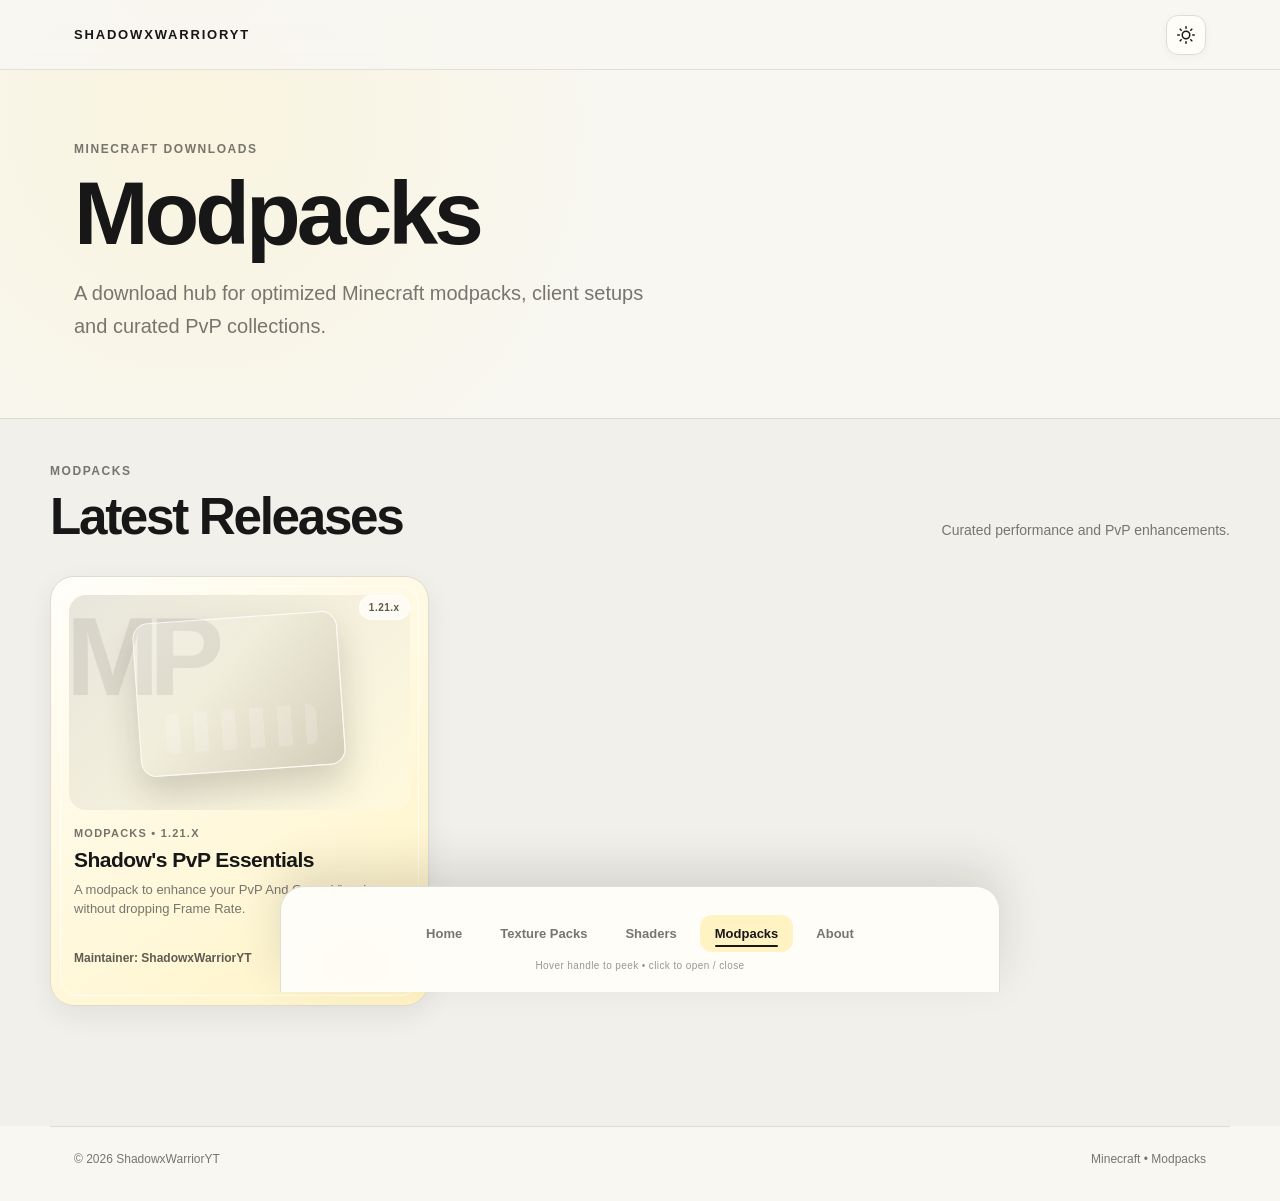
<file: modpacks.html>
<!DOCTYPE html>
<html lang="en">
<head>
  <meta charset="UTF-8">
  <meta name="viewport" content="width=device-width, initial-scale=1.0">
  <meta name="description" content="ShadowxWarriorYT — Minecraft Modpacks downloads.">
  <title>Modpacks — ShadowxWarriorYT</title>

  <!-- Prevent theme flash before first paint -->
  <script>
    (function () {
      try {
        var saved = localStorage.getItem("sxw-theme");
        if (saved === "dark" || (!saved && window.matchMedia && window.matchMedia("(prefers-color-scheme: dark)").matches)) {
          document.documentElement.setAttribute("data-theme", "dark");
        } else {
          document.documentElement.setAttribute("data-theme", "light");
        }
      } catch (e) {}
    })();
  </script>

  <link rel="stylesheet" href="style.css">
</head>

<body data-page="modpacks">
  <!-- SITE HEADER -->
  <header class="site-header">
    <div class="header-container">
      <button class="theme-toggle" id="theme-toggle" type="button" aria-label="Toggle dark mode">
        <svg class="sun-icon" viewBox="0 0 24 24" aria-hidden="true">
          <circle cx="12" cy="12" r="5"></circle>
          <line x1="12" y1="1" x2="12" y2="3"></line>
          <line x1="12" y1="21" x2="12" y2="23"></line>
          <line x1="4.22" y1="4.22" x2="5.64" y2="5.64"></line>
          <line x1="18.36" y1="18.36" x2="19.78" y2="19.78"></line>
          <line x1="1" y1="12" x2="3" y2="12"></line>
          <line x1="21" y1="12" x2="23" y2="12"></line>
          <line x1="4.22" y1="19.78" x2="5.64" y2="18.36"></line>
          <line x1="18.36" y1="5.64" x2="19.78" y2="4.22"></line>
        </svg>
        <svg class="moon-icon" viewBox="0 0 24 24" aria-hidden="true">
          <path d="M21 12.79A9 9 0 1 1 11.21 3 7 7 0 0 0 21 12.79z"></path>
        </svg>
      </button>
      <a href="index.html" class="brand-logo">SHADOWXWARRIORYT</a>
    </div>
  </header>

  <main>
    <!-- RESOURCE HERO -->
    <section class="resource-hero">
      <div class="resource-hero-inner reveal">
        <span class="meta-label">Minecraft Downloads</span>
        <h1 class="section-title">Modpacks</h1>
        <p class="hero-description">
          A download hub for optimized Minecraft modpacks, client setups and curated PvP collections.
        </p>
      </div>
    </section>

    <!-- RESOURCE GRID -->
    <section class="resource-section">
      <div class="section-container">
        <div class="section-header reveal">
          <div>
            <span class="meta-label">Modpacks</span>
            <h2 class="section-title">Latest Releases</h2>
          </div>
          <p class="section-note">Curated performance and PvP enhancements.</p>
        </div>

        <div class="resource-grid">
          <!-- CARD: Shadow's PvP Essentials -->
          <article class="resource-card reveal">
            <span class="resource-tag">1.21.x</span>
            <div class="resource-preview">
              <div class="resource-watermark">MP</div>
              <div class="resource-art art-modpack" style="background: url('https://i.postimg.cc/J0Fg05Zy/Chat-GPT-Image-Aug-31-2026-12-50-01-AM.png') center/cover no-repeat;"></div>
            </div>
            <div class="resource-info">
              <span class="resource-meta">MODPACKS • 1.21.x</span>
              <h2 class="resource-title">Shadow's PvP Essentials</h2>
              <p class="resource-description">A modpack to enhance your PvP And Game Visuals, without dropping Frame Rate.</p>
              <div class="resource-bottom">
                <span class="resource-maintainer">Maintainer: ShadowxWarriorYT</span>
                <a class="download-btn" href="https://www.mediafire.com/file/ijvtroa260tgp3l/Shadow's+PvP+Essentials+V3.zip/file" target="_blank" rel="noopener" onclick="event.stopPropagation()">Download</a>
              </div>
            </div>
          </article>
        </div>
      </div>
    </section>
  </main>

  <!-- FOOTER -->
  <footer class="site-footer">
    <span>© <span id="year"></span> ShadowxWarriorYT</span>
    <span>Minecraft • Modpacks</span>
  </footer>

  <!-- DESKTOP INVISIBLE REVEALER HOT ZONES -->
  <div class="nav-revealer-zone" id="navHotZone" aria-label="Reveal navigation handle"></div>
  <div class="nav-dock-zone" id="navDockZone" aria-hidden="true"></div>

  <!-- DOCK NAVIGATION -->
  <div class="nav-dock" aria-label="Site navigation">
    <button class="nav-handle" type="button" aria-label="Open navigation" aria-expanded="false">
      <span></span>
      <span></span>
    </button>
    <div class="nav-dock-panel">
      <nav class="drawer-nav">
        <a class="drawer-link" data-page="home" href="index.html">Home</a>
        <a class="drawer-link" data-page="texture-packs" href="texture-packs.html">Texture Packs</a>
        <a class="drawer-link" data-page="shaders" href="shaders.html">Shaders</a>
        <a class="drawer-link" data-page="modpacks" href="modpacks.html">Modpacks</a>
        <a class="drawer-link" data-page="about" href="index.html#about">About</a>
      </nav>
      <div class="nav-hint">Hover handle to peek • click to open / close</div>
    </div>
  </div>

  <script src="script.js"></script>
</body>
</html>
</file>
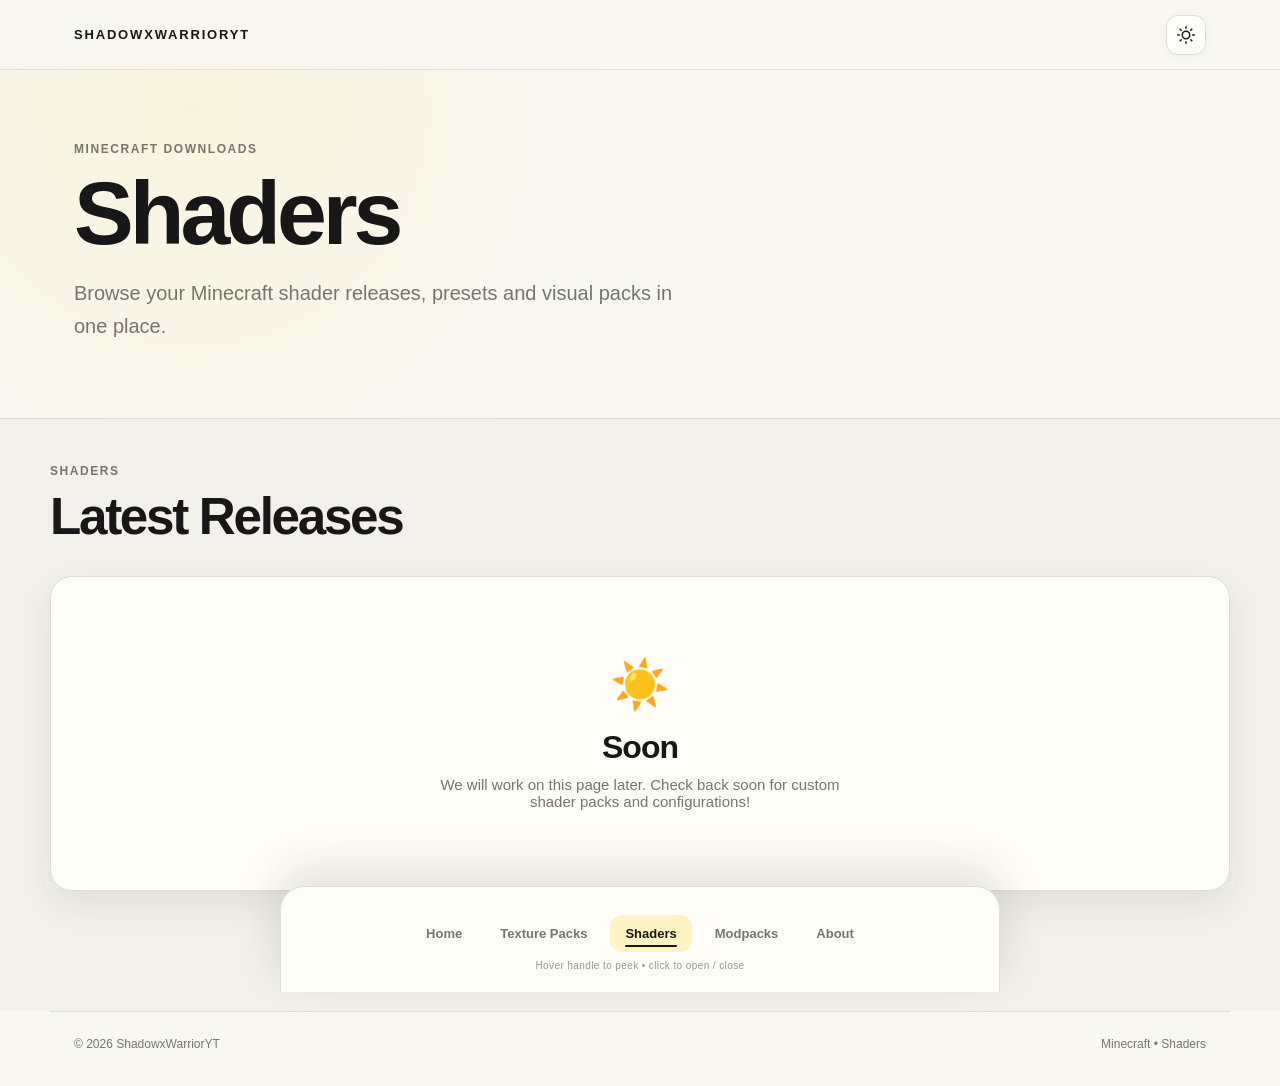
<file: shaders.html>
<!DOCTYPE html>
<html lang="en">
<head>
  <meta charset="UTF-8">
  <meta name="viewport" content="width=device-width, initial-scale=1.0">
  <meta name="description" content="ShadowxWarriorYT — Minecraft Shaders downloads.">
  <title>Shaders — ShadowxWarriorYT</title>

  <!-- Prevent theme flash before first paint -->
  <script>
    (function () {
      try {
        var saved = localStorage.getItem("sxw-theme");
        if (saved === "dark" || (!saved && window.matchMedia && window.matchMedia("(prefers-color-scheme: dark)").matches)) {
          document.documentElement.setAttribute("data-theme", "dark");
        } else {
          document.documentElement.setAttribute("data-theme", "light");
        }
      } catch (e) {}
    })();
  </script>

  <link rel="stylesheet" href="style.css">
</head>

<body data-page="shaders">
  <!-- SITE HEADER -->
  <header class="site-header">
    <div class="header-container">
      <button class="theme-toggle" id="theme-toggle" type="button" aria-label="Toggle dark mode">
        <svg class="sun-icon" viewBox="0 0 24 24" aria-hidden="true">
          <circle cx="12" cy="12" r="5"></circle>
          <line x1="12" y1="1" x2="12" y2="3"></line>
          <line x1="12" y1="21" x2="12" y2="23"></line>
          <line x1="4.22" y1="4.22" x2="5.64" y2="5.64"></line>
          <line x1="18.36" y1="18.36" x2="19.78" y2="19.78"></line>
          <line x1="1" y1="12" x2="3" y2="12"></line>
          <line x1="21" y1="12" x2="23" y2="12"></line>
          <line x1="4.22" y1="19.78" x2="5.64" y2="18.36"></line>
          <line x1="18.36" y1="5.64" x2="19.78" y2="4.22"></line>
        </svg>
        <svg class="moon-icon" viewBox="0 0 24 24" aria-hidden="true">
          <path d="M21 12.79A9 9 0 1 1 11.21 3 7 7 0 0 0 21 12.79z"></path>
        </svg>
      </button>
      <a href="index.html" class="brand-logo">SHADOWXWARRIORYT</a>
    </div>
  </header>

  <main>
    <!-- RESOURCE HERO -->
    <section class="resource-hero">
      <div class="resource-hero-inner reveal">
        <span class="meta-label">Minecraft Downloads</span>
        <h1 class="section-title">Shaders</h1>
        <p class="hero-description">
          Browse your Minecraft shader releases, presets and visual packs in one place.
        </p>
      </div>
    </section>

    <!-- SOON SECTION -->
    <section class="resource-section">
      <div class="section-container">
        <div class="section-header reveal">
          <div>
            <span class="meta-label">Shaders</span>
            <h2 class="section-title">Latest Releases</h2>
          </div>
        </div>

        <div class="reveal soon-box">
          <span class="soon-icon">☀️</span>
          <h3 class="soon-title">Soon</h3>
          <p class="soon-description">We will work on this page later. Check back soon for custom shader packs and configurations!</p>
        </div>
      </div>
    </section>
  </main>

  <!-- FOOTER -->
  <footer class="site-footer">
    <span>© <span id="year"></span> ShadowxWarriorYT</span>
    <span>Minecraft • Shaders</span>
  </footer>

  <!-- DESKTOP INVISIBLE REVEALER HOT ZONES -->
  <div class="nav-revealer-zone" id="navHotZone" aria-label="Reveal navigation handle"></div>
  <div class="nav-dock-zone" id="navDockZone" aria-hidden="true"></div>

  <!-- DOCK NAVIGATION -->
  <div class="nav-dock" aria-label="Site navigation">
    <button class="nav-handle" type="button" aria-label="Open navigation" aria-expanded="false">
      <span></span>
      <span></span>
    </button>
    <div class="nav-dock-panel">
      <nav class="drawer-nav">
        <a class="drawer-link" data-page="home" href="index.html">Home</a>
        <a class="drawer-link" data-page="texture-packs" href="texture-packs.html">Texture Packs</a>
        <a class="drawer-link" data-page="shaders" href="shaders.html">Shaders</a>
        <a class="drawer-link" data-page="modpacks" href="modpacks.html">Modpacks</a>
        <a class="drawer-link" data-page="about" href="index.html#about">About</a>
      </nav>
      <div class="nav-hint">Hover handle to peek • click to open / close</div>
    </div>
  </div>

  <script src="script.js"></script>
</body>
</html>
</file>
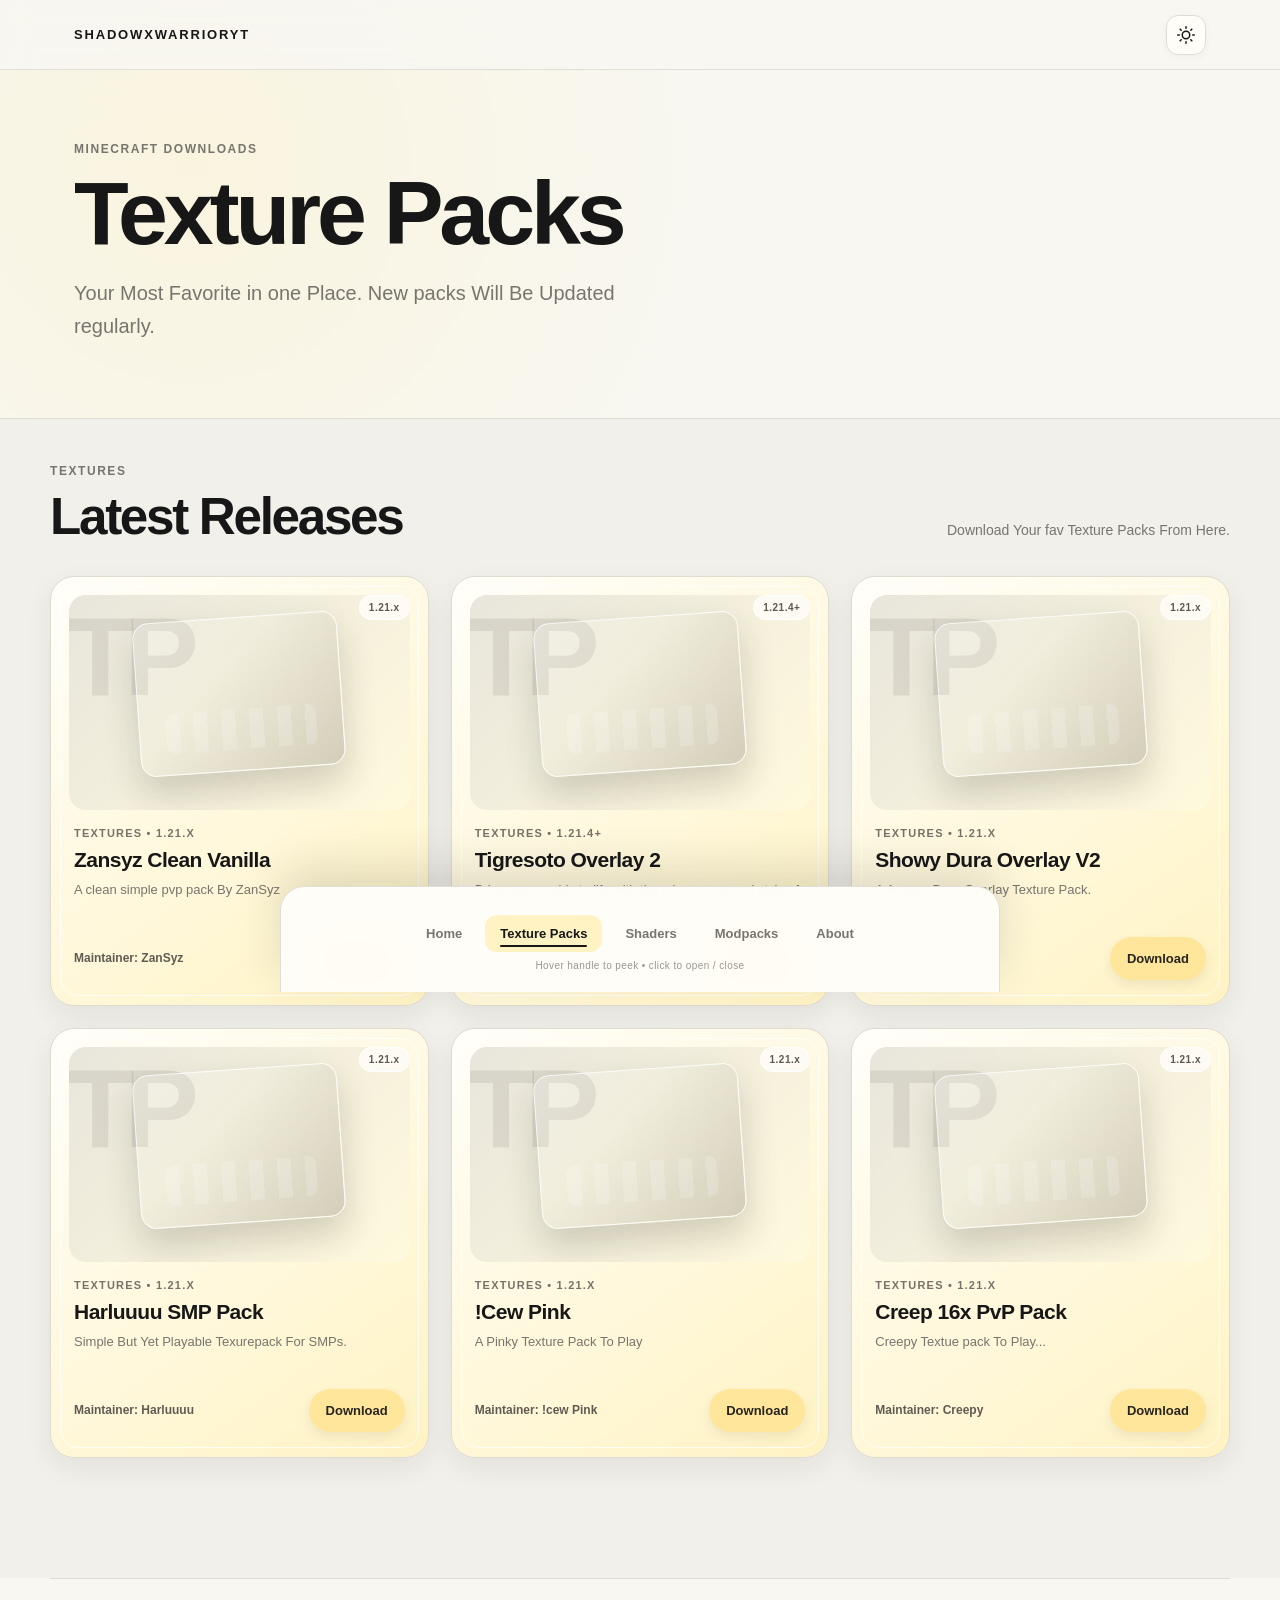
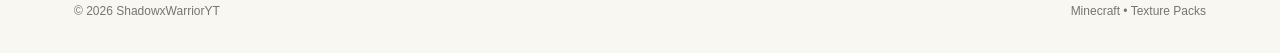
<file: texture-packs.html>
<!DOCTYPE html>
<html lang="en">
<head>
  <meta charset="UTF-8">
  <meta name="viewport" content="width=device-width, initial-scale=1.0">
  <meta name="description" content="ShadowxWarriorYT — Minecraft Texture Packs downloads.">
  <title>Texture Packs — ShadowxWarriorYT</title>

  <!-- Prevent theme flash before first paint -->
  <script>
    (function () {
      try {
        var saved = localStorage.getItem("sxw-theme");
        if (saved === "dark" || (!saved && window.matchMedia && window.matchMedia("(prefers-color-scheme: dark)").matches)) {
          document.documentElement.setAttribute("data-theme", "dark");
        } else {
          document.documentElement.setAttribute("data-theme", "light");
        }
      } catch (e) {}
    })();
  </script>

  <link rel="stylesheet" href="style.css">
</head>

<body data-page="texture-packs">
  <!-- SITE HEADER -->
  <header class="site-header">
    <div class="header-container">
      <button class="theme-toggle" id="theme-toggle" type="button" aria-label="Toggle dark mode">
        <svg class="sun-icon" viewBox="0 0 24 24" aria-hidden="true">
          <circle cx="12" cy="12" r="5"></circle>
          <line x1="12" y1="1" x2="12" y2="3"></line>
          <line x1="12" y1="21" x2="12" y2="23"></line>
          <line x1="4.22" y1="4.22" x2="5.64" y2="5.64"></line>
          <line x1="18.36" y1="18.36" x2="19.78" y2="19.78"></line>
          <line x1="1" y1="12" x2="3" y2="12"></line>
          <line x1="21" y1="12" x2="23" y2="12"></line>
          <line x1="4.22" y1="19.78" x2="5.64" y2="18.36"></line>
          <line x1="18.36" y1="5.64" x2="19.78" y2="4.22"></line>
        </svg>
        <svg class="moon-icon" viewBox="0 0 24 24" aria-hidden="true">
          <path d="M21 12.79A9 9 0 1 1 11.21 3 7 7 0 0 0 21 12.79z"></path>
        </svg>
      </button>
      <a href="index.html" class="brand-logo">SHADOWXWARRIORYT</a>
    </div>
  </header>

  <main>
    <!-- RESOURCE HERO -->
    <section class="resource-hero">
      <div class="resource-hero-inner reveal">
        <span class="meta-label">Minecraft Downloads</span>
        <h1 class="section-title">Texture Packs</h1>
        <p class="hero-description">
          Your Most Favorite in one Place. New packs Will Be Updated regularly.
        </p>
      </div>
    </section>

    <!-- RESOURCE GRID -->
    <section class="resource-section">
      <div class="section-container">
        <div class="section-header reveal">
          <div>
            <span class="meta-label">Textures</span>
            <h2 class="section-title">Latest Releases</h2>
          </div>
          <p class="section-note">Download Your fav Texture Packs From Here.</p>
        </div>

        <div class="resource-grid">
          <!-- CARD 1: Zansyz Clean Vanilla -->
          <article class="resource-card reveal">
            <span class="resource-tag">1.21.x</span>
            <div class="resource-preview">
              <div class="resource-watermark">TP</div>
              <div class="resource-art" style="background: url('https://i.postimg.cc/vZxC6fNF/zansyz-Texture-Pack.webp') center/cover no-repeat;"></div>
            </div>
            <div class="resource-info">
              <span class="resource-meta">TEXTURES • 1.21.x</span>
              <h2 class="resource-title">Zansyz Clean Vanilla</h2>
              <p class="resource-description">A clean simple pvp pack By ZanSyz</p>
              <div class="resource-bottom">
                <span class="resource-maintainer">Maintainer: ZanSyz</span>
                <a class="download-btn" href="https://www.mediafire.com/file/ok3bocl8g4sa8l9/Zansyz_Clean_Vanilla.zip/file" target="_blank" rel="noopener" onclick="event.stopPropagation()">Download</a>
              </div>
            </div>
          </article>

          <!-- CARD 2: Tigresoto Overlay 2 -->
          <article class="resource-card reveal">
            <span class="resource-tag">1.21.4+</span>
            <div class="resource-preview">
              <div class="resource-watermark">TP</div>
              <div class="resource-art" style="background: url('https://i.postimg.cc/26XSSnt6/Tegre-Soto-Overlay-2.webp') center/cover no-repeat;"></div>
            </div>
            <div class="resource-info">
              <span class="resource-meta">TEXTURES • 1.21.4+</span>
              <h2 class="resource-title">Tigresoto Overlay 2</h2>
              <p class="resource-description">Bring your worlds to life with the crisp, revamped style of Tegresoto Overlay 2.</p>
              <div class="resource-bottom">
                <span class="resource-maintainer">Maintainer: Tigresoto</span>
                <a class="download-btn" href="https://www.mediafire.com/file/e3b32s448xtojlx/TigreSoto_Overlay_2_pero_1.21.4_%2B.zip/file" target="_blank" rel="noopener" onclick="event.stopPropagation()">Download</a>
              </div>
            </div>
          </article>

          <!-- CARD 3: Showy Dura Overlay V2 -->
          <article class="resource-card reveal">
            <span class="resource-tag">1.21.x</span>
            <div class="resource-preview">
              <div class="resource-watermark">TP</div>
              <div class="resource-art" style="background: url('https://i.postimg.cc/Wz3SMcSH/Showys-Tp.png') center/cover no-repeat;"></div>
            </div>
            <div class="resource-info">
              <span class="resource-meta">TEXTURES • 1.21.x</span>
              <h2 class="resource-title">Showy Dura Overlay V2</h2>
              <p class="resource-description">A Armour Dura Overlay Texture Pack.</p>
              <div class="resource-bottom">
                <span class="resource-maintainer">Maintainer: Showy</span>
                <a class="download-btn" href="https://www.mediafire.com/file/usz6r9y0vfluxnq/Showy%27s_Dura%2B_Overlay_%5BONLY_FOR_1.21.4_-_1.21.11%2C_EVEN_AFTER_CONVERTED%5D_%281%29.zip/file" target="_blank" rel="noopener" onclick="event.stopPropagation()">Download</a>
              </div>
            </div>
          </article>

          <!-- CARD 4: Harluuuu SMP Pack -->
          <article class="resource-card reveal">
            <span class="resource-tag">1.21.x</span>
            <div class="resource-preview">
              <div class="resource-watermark">TP</div>
              <div class="resource-art" style="background: url('https://i.postimg.cc/sgpPG2yb/Harluuu-SMP-Texture-Pack.webp') center/cover no-repeat;"></div>
            </div>
            <div class="resource-info">
              <span class="resource-meta">TEXTURES • 1.21.x</span>
              <h2 class="resource-title">Harluuuu SMP Pack</h2>
              <p class="resource-description">Simple But Yet Playable Texurepack For SMPs.</p>
              <div class="resource-bottom">
                <span class="resource-maintainer">Maintainer: Harluuuu</span>
                <a class="download-btn" href="https://www.mediafire.com/file/mpoavsgzh1d3522/Harluuuu_SMP_v2.zip/file" target="_blank" rel="noopener" onclick="event.stopPropagation()">Download</a>
              </div>
            </div>
          </article>

          <!-- CARD 5: !Cew Pink -->
          <article class="resource-card reveal">
            <span class="resource-tag">1.21.x</span>
            <div class="resource-preview">
              <div class="resource-watermark">TP</div>
              <div class="resource-art" style="background: url('https://i.postimg.cc/ZK6wtm0N/cew-pink-texture-pack.webp') center/cover no-repeat;"></div>
            </div>
            <div class="resource-info">
              <span class="resource-meta">TEXTURES • 1.21.x</span>
              <h2 class="resource-title">!Cew Pink</h2>
              <p class="resource-description">A Pinky Texture Pack To Play</p>
              <div class="resource-bottom">
                <span class="resource-maintainer">Maintainer: !cew Pink</span>
                <a class="download-btn" href="https://www.mediafire.com/file/1i63ktmjpabvhgj/%21cew_pink.zip/file" target="_blank" rel="noopener" onclick="event.stopPropagation()">Download</a>
              </div>
            </div>
          </article>

          <!-- CARD 6: Creep 16x PvP Pack -->
          <article class="resource-card reveal">
            <span class="resource-tag">1.21.x</span>
            <div class="resource-preview">
              <div class="resource-watermark">TP</div>
              <div class="resource-art" style="background: url('https://i.postimg.cc/d3wLhGRb/creep.webp') center/cover no-repeat;"></div>
            </div>
            <div class="resource-info">
              <span class="resource-meta">TEXTURES • 1.21.x</span>
              <h2 class="resource-title">Creep  16x  PvP Pack</h2>
              <p class="resource-description">Creepy Textue pack To Play...</p>
              <div class="resource-bottom">
                <span class="resource-maintainer">Maintainer: Creepy</span>
                <a class="download-btn" href="https://www.mediafire.com/file/laevq1y5nr8i0l6/Creep.zip/file" target="_blank" rel="noopener" onclick="event.stopPropagation()">Download</a>
              </div>
            </div>
          </article>
        </div>
      </div>
    </section>
  </main>

  <!-- FOOTER -->
  <footer class="site-footer">
    <span>© <span id="year"></span> ShadowxWarriorYT</span>
    <span>Minecraft • Texture Packs</span>
  </footer>

  <!-- DESKTOP INVISIBLE REVEALER HOT ZONES -->
  <div class="nav-revealer-zone" id="navHotZone" aria-label="Reveal navigation handle"></div>
  <div class="nav-dock-zone" id="navDockZone" aria-hidden="true"></div>

  <!-- DOCK NAVIGATION -->
  <div class="nav-dock" aria-label="Site navigation">
    <button class="nav-handle" type="button" aria-label="Open navigation" aria-expanded="false">
      <span></span>
      <span></span>
    </button>
    <div class="nav-dock-panel">
      <nav class="drawer-nav">
        <a class="drawer-link" data-page="home" href="index.html">Home</a>
        <a class="drawer-link" data-page="texture-packs" href="texture-packs.html">Texture Packs</a>
        <a class="drawer-link" data-page="shaders" href="shaders.html">Shaders</a>
        <a class="drawer-link" data-page="modpacks" href="modpacks.html">Modpacks</a>
        <a class="drawer-link" data-page="about" href="index.html#about">About</a>
      </nav>
      <div class="nav-hint">Hover handle to peek • click to open / close</div>
    </div>
  </div>

  <script src="script.js"></script>
</body>
</html>
</file>
<file: style.css>
:root {
  --bg: #f8f7f2;
  --card: #fffdf8;
  --surface: #f0efe9;
  --cream: #fff3c4;
  --cream-strong: #ffe69a;
  --text: #171717;
  --muted: #77756d;
  --line: #dedcd3;
  --shadow: 0 14px 35px rgba(34, 32, 24, 0.08);
  --radius: 22px;
  --ease: cubic-bezier(.16, 1, .3, 1);
}

/* =========================================================
   DARK THEME VARIABLES (PREMIUM, WARM & REFINED)
   ========================================================= */
[data-theme="dark"] {
  --bg: #121210;
  --card: #1c1b18;
  --surface: #24231f;
  --cream: #302c21;
  --cream-strong: #4a422d;
  --text: #f3f1ea;
  --muted: #9e9a8f;
  --line: #2e2c26;
  --shadow: 0 14px 35px rgba(0, 0, 0, 0.45);
}

* { box-sizing: border-box; margin: 0; padding: 0; }

html { scroll-behavior: smooth; }

body {
  min-height: 100vh;
  background:
    radial-gradient(circle at 15% 10%, rgba(255, 236, 166, .25), transparent 30%),
    var(--bg);
  color: var(--text);
  font-family: Inter, ui-sans-serif, -apple-system, BlinkMacSystemFont, "Segoe UI", Arial, sans-serif;
  -webkit-font-smoothing: antialiased;
  overflow-x: hidden;
}

[data-theme="dark"] body {
  background:
    radial-gradient(circle at 15% 10%, rgba(240, 205, 110, .06), transparent 30%),
    var(--bg);
}

a { color: inherit; text-decoration: none; }

/* =========================================================
   VIEW TRANSITION FOR WAVE REVEAL
   ========================================================= */
::view-transition-old(root),
::view-transition-new(root) {
  animation: none;
  mix-blend-mode: normal;
}
::view-transition-old(root) {
  z-index: 1;
}
::view-transition-new(root) {
  z-index: 2;
}

/* Fallback wave ripple element */
.theme-wave-overlay {
  position: fixed;
  top: var(--wave-y);
  left: var(--wave-x);
  width: calc(var(--wave-radius) * 2);
  height: calc(var(--wave-radius) * 2);
  margin-top: calc(-1 * var(--wave-radius));
  margin-left: calc(-1 * var(--wave-radius));
  border-radius: 50%;
  pointer-events: none;
  z-index: 99999;
  transform: scale(0);
  transition: transform 5s var(--ease), opacity .2s ease;
  box-shadow: 0 0 35px rgba(0, 0, 0, .15);
}
.theme-wave-overlay.expanding {
  transform: scale(1);
}
.theme-wave-overlay.fading {
  opacity: 0;
}

/* =========================================================
   SITE HEADER & THEME TOGGLE
   ========================================================= */

.site-header {
  position: sticky;
  top: 0;
  z-index: 20;
  height: 70px;
  background: rgba(248, 247, 242, .82);
  backdrop-filter: blur(14px);
  -webkit-backdrop-filter: blur(14px);
  border-bottom: 1px solid rgba(222, 220, 211, .9);
}

[data-theme="dark"] .site-header {
  background: rgba(18, 18, 16, .84);
  border-bottom: 1px solid rgba(46, 44, 38, .9);
}

.header-container {
  max-width: 1180px;
  height: 100%;
  margin: auto;
  padding: 0 24px;
  display: flex;
  align-items: center;
  justify-content: space-between;
}

.brand-logo {
  font-size: 13px;
  font-weight: 800;
  letter-spacing: .14em;
}

/* Desktop Theme Toggle: kept on the right */
.theme-toggle {
  display: inline-flex;
  align-items: center;
  justify-content: center;
  width: 40px;
  height: 40px;
  padding: 0;
  border-radius: 12px;
  border: 1px solid var(--line);
  background: var(--card);
  color: var(--text);
  cursor: pointer;
  box-shadow: 0 2px 8px rgba(34, 32, 24, .04);
  transition: transform .25s var(--ease), background .25s var(--ease), border-color .25s var(--ease), box-shadow .25s var(--ease), color .25s var(--ease);
  order: 2; /* Desktop: Right side */
}

.brand-logo {
  order: 1; /* Desktop: Left side */
}

.theme-toggle:hover {
  transform: translateY(-1px);
  border-color: #c9c4b5;
  box-shadow: 0 4px 12px rgba(34, 32, 24, .08);
}

[data-theme="dark"] .theme-toggle:hover {
  border-color: #4a463c;
  box-shadow: 0 4px 12px rgba(0, 0, 0, .25);
}

.theme-toggle:focus-visible {
  outline: 2px solid var(--text);
  outline-offset: 2px;
}

.theme-toggle svg {
  width: 18px;
  height: 18px;
  stroke-width: 2;
  stroke: currentColor;
  fill: none;
  stroke-linecap: round;
  stroke-linejoin: round;
  transition: transform .35s var(--ease), opacity .25s var(--ease);
}

.theme-toggle .sun-icon { display: block; }
.theme-toggle .moon-icon { display: none; }

[data-theme="dark"] .theme-toggle .sun-icon { display: none; }
[data-theme="dark"] .theme-toggle .moon-icon { display: block; }

/* =========================================================
   HOMEPAGE HERO SECTION
   ========================================================= */

.hero-section {
  max-width: 1180px;
  margin: auto;
  padding: 88px 24px 105px;
}

.hero-container {
  display: grid;
  grid-template-columns: 1.1fr 0.9fr;
  gap: 40px;
  align-items: center;
}

.meta-label {
  display: block;
  margin-bottom: 13px;
  color: var(--muted);
  font-size: 12px;
  font-weight: 800;
  letter-spacing: .13em;
  text-transform: uppercase;
}

.hero-title {
  max-width: 700px;
  font-size: clamp(3rem, 7vw, 6.4rem);
  line-height: .93;
  letter-spacing: -.065em;
  font-weight: 850;
}

.hero-title span {
  display: block;
  color: #77736a;
}

[data-theme="dark"] .hero-title span {
  color: #9c978b;
}

.hero-description {
  max-width: 600px;
  margin: 28px 0 30px;
  color: var(--muted);
  font-size: clamp(16px, 2vw, 20px);
  line-height: 1.65;
}

.hero-description strong { color: var(--text); }

.hero-actions {
  display: flex;
  flex-wrap: wrap;
  gap: 11px;
}

.btn {
  display: inline-flex;
  align-items: center;
  justify-content: center;
  min-height: 46px;
  padding: 0 20px;
  border-radius: 13px;
  font-size: 14px;
  font-weight: 750;
  transition: transform .35s var(--ease), box-shadow .35s var(--ease), background .35s var(--ease);
}

.btn:hover {
  transform: translateY(-2px);
  box-shadow: 0 9px 22px rgba(30, 28, 20, .10);
}

.btn-primary {
  background: var(--text);
  color: white;
}

[data-theme="dark"] .btn-primary {
  background: #f3f1ea;
  color: #121210;
}

.btn-ghost {
  background: white;
  border: 1px solid var(--line);
}

[data-theme="dark"] .btn-ghost {
  background: #1c1b18;
  border: 1px solid var(--line);
  color: var(--text);
}

.hero-card {
  position: relative;
  width: 100%;
  max-width: 380px;
  min-height: 480px;
  margin: 0 auto;
  overflow: hidden;
  border: 1px solid #dedbd0;
  border-radius: 28px;
  background: linear-gradient(145deg, #fffef9, #f3f0e5);
  box-shadow: var(--shadow);
}

[data-theme="dark"] .hero-card {
  border-color: #2e2c26;
  background: linear-gradient(145deg, #1d1c18, #161513);
}

.hero-card::after {
  content: "";
  position: absolute;
  inset: 12px;
  border: 1px solid rgba(255,255,255,.75);
  border-radius: 20px;
  pointer-events: none;
}

[data-theme="dark"] .hero-card::after {
  border-color: rgba(255, 255, 255, .05);
}

.hero-watermark {
  position: absolute;
  z-index: 0;
  top: 40px;
  left: -12px;
  font-size: clamp(7rem, 16vw, 12rem);
  line-height: 1;
  font-weight: 900;
  letter-spacing: -.09em;
  color: rgba(90, 86, 73, .10);
}

[data-theme="dark"] .hero-watermark {
  color: rgba(243, 241, 234, .04);
}

.hero-img {
  position: absolute;
  z-index: 1;
  inset: 24px 28px 45px;
  width: calc(100% - 56px);
  height: calc(100% - 69px);
  object-fit: cover;
  border-radius: 18px;
  box-shadow: 0 15px 35px rgba(36, 33, 24, .14);
  transition: transform .8s var(--ease);
}

.hero-card:hover .hero-img { transform: translateY(-7px) scale(1.015); }

.hero-card-label {
  position: absolute;
  z-index: 3;
  left: 32px;
  bottom: 24px;
  font-size: 11px;
  font-weight: 800;
  letter-spacing: .15em;
  color: #706d64;
}

[data-theme="dark"] .hero-card-label {
  color: #928e83;
}

/* =========================================================
   VIDEOS SECTION
   ========================================================= */

.videos-section {
  padding: 88px 24px 100px;
  background: #f1f0ea;
  border-top: 1px solid var(--line);
  border-bottom: 1px solid var(--line);
}

[data-theme="dark"] .videos-section {
  background: #171613;
  border-color: var(--line);
}

.section-container {
  max-width: 1180px;
  margin: auto;
}

.section-header {
  display: flex;
  align-items: end;
  justify-content: space-between;
  gap: 30px;
  margin-bottom: 34px;
}

.section-title {
  font-size: clamp(2rem, 4vw, 3.3rem);
  line-height: 1;
  letter-spacing: -.045em;
}

.section-note {
  color: var(--muted);
  font-size: 14px;
  padding-bottom: 4px;
}

.video-grid {
  display: grid;
  grid-template-columns: repeat(3, 1fr);
  gap: 20px;
}

.video-card {
  position: relative;
  overflow: hidden;
  display: block;
  background: var(--card);
  border: 1px solid #ddd9ce;
  border-radius: var(--radius);
  box-shadow: 0 8px 24px rgba(34, 32, 24, .045);
  transition: transform .45s var(--ease), box-shadow .45s var(--ease), border-color .45s var(--ease);
}

[data-theme="dark"] .video-card {
  border-color: #2b2923;
}

.video-card:hover {
  transform: translateY(-7px);
  border-color: #c9c4b5;
  box-shadow: 0 18px 38px rgba(34, 32, 24, .11);
}

[data-theme="dark"] .video-card:hover {
  border-color: #444036;
  box-shadow: 0 18px 38px rgba(0, 0, 0, .35);
}

.card-media {
  position: relative;
  aspect-ratio: 16 / 9;
  overflow: hidden;
  background: #dedbd0;
}

[data-theme="dark"] .card-media {
  background: #252420;
}

.card-img {
  width: 100%;
  height: 100%;
  object-fit: cover;
  display: block;
  transition: transform .7s var(--ease), filter .7s var(--ease);
}

.video-card:hover .card-img {
  transform: scale(1.045);
  filter: saturate(1.05);
}

.play-indicator {
  position: absolute;
  z-index: 3;
  right: 13px;
  bottom: 13px;
  width: 39px;
  height: 39px;
  display: grid;
  place-items: center;
  border-radius: 50%;
  background: rgba(20,20,18,.82);
  color: white;
  font-size: 13px;
  padding-left: 2px;
  box-shadow: 0 5px 15px rgba(0,0,0,.2);
}

.card-body { padding: 20px 20px 21px; }

.card-meta {
  display: block;
  margin-bottom: 9px;
  color: #8a867b;
  font-size: 10px;
  font-weight: 850;
  letter-spacing: .12em;
}

[data-theme="dark"] .card-meta {
  color: #9a9588;
}

.card-title {
  font-size: 20px;
  line-height: 1.2;
  letter-spacing: -.025em;
}

.card-excerpt {
  margin-top: 9px;
  color: var(--muted);
  font-size: 13px;
  line-height: 1.55;
}

.watch-link {
  display: inline-flex;
  gap: 7px;
  margin-top: 17px;
  padding: 8px 11px;
  border-radius: 10px;
  background: var(--cream);
  font-size: 12px;
  font-weight: 800;
  transition: background .3s var(--ease);
}

[data-theme="dark"] .watch-link {
  background: #363124;
  color: #e5cb87;
}

.video-card:hover .watch-link { background: var(--cream-strong); }
[data-theme="dark"] .video-card:hover .watch-link { background: #463f2c; }

/* =========================================================
   ABOUT SECTION
   ========================================================= */

.about-section {
  padding: 105px 24px;
}

.about-container {
  max-width: 900px;
  margin: auto;
  display: grid;
  grid-template-columns: 250px 1fr;
  gap: 55px;
  align-items: center;
}

.about-image {
  overflow: hidden;
  aspect-ratio: 1;
  border-radius: 25px;
  border: 1px solid var(--line);
  background: var(--surface);
}

.about-image img {
  width: 100%;
  height: 100%;
  object-fit: cover;
}

.about-content p {
  max-width: 600px;
  margin-top: 17px;
  color: var(--muted);
  line-height: 1.7;
}

.about-content .btn { margin-top: 25px; }

/* =========================================================
   SITE FOOTER
   ========================================================= */

.site-footer {
  max-width: 1180px;
  margin: auto;
  padding: 25px 24px 35px;
  display: flex;
  justify-content: space-between;
  gap: 20px;
  color: var(--muted);
  font-size: 12px;
  border-top: 1px solid var(--line);
}

/* =========================================================
   REVEAL ANIMATIONS
   ========================================================= */

.reveal {
  opacity: 0;
  transform: translateY(24px);
  transition: opacity .8s var(--ease), transform .8s var(--ease);
}

.reveal.visible {
  opacity: 1;
  transform: translateY(0);
}

/* =========================================================
   RESOURCE HERO & CARDS
   ========================================================= */

.resource-hero {
  padding: 72px 24px 45px;
  max-width: 1180px;
  margin: auto;
}

.resource-hero-inner {
  max-width: 760px;
}

.resource-hero .section-title {
  font-size: clamp(2.8rem, 7vw, 5.8rem);
}

.resource-hero .hero-description {
  margin-top: 18px;
}

.resource-section {
  padding: 45px 24px 120px;
  background: #f1f0ea;
  border-top: 1px solid var(--line);
}

[data-theme="dark"] .resource-section {
  background: #171613;
  border-color: var(--line);
}

.resource-grid {
  max-width: 1180px;
  margin: auto;
  display: grid;
  grid-template-columns: repeat(3, 1fr);
  gap: 22px;
}

.resource-card {
  position: relative;
  overflow: hidden;
  min-height: 430px;
  padding: 18px 18px 22px;
  border: 1px solid #dedbd0;
  border-radius: 24px;
  background: linear-gradient(145deg, #fffef9 0%, #fff3c4 100%);
  box-shadow: 0 10px 28px rgba(34,32,24,.07);
  transition: transform .45s var(--ease), box-shadow .45s var(--ease), border-color .45s var(--ease);
}

[data-theme="dark"] .resource-card {
  border-color: #2e2b24;
  background: linear-gradient(145deg, #1c1b17 0%, #28241a 100%);
  box-shadow: 0 10px 28px rgba(0, 0, 0, .25);
}

.resource-card:hover {
  transform: translateY(-7px);
  border-color: #c9c4b5;
  box-shadow: 0 20px 42px rgba(34,32,24,.13);
}

[data-theme="dark"] .resource-card:hover {
  border-color: #423e33;
  box-shadow: 0 20px 42px rgba(0, 0, 0, .4);
}

.resource-card::after {
  content: "";
  position: absolute;
  inset: 9px;
  border: 1px solid rgba(255,255,255,.75);
  border-radius: 18px;
  pointer-events: none;
}

[data-theme="dark"] .resource-card::after {
  border-color: rgba(255, 255, 255, .05);
}

.resource-preview {
  position: relative;
  height: 215px;
  overflow: hidden;
  border-radius: 17px;
  background: linear-gradient(135deg,#e8e6dc,#fff9dd);
}

[data-theme="dark"] .resource-preview {
  background: linear-gradient(135deg, #22211c, #2a261c);
}

.resource-watermark {
  position: absolute;
  z-index: 0;
  top: 6px;
  left: -3px;
  font-size: clamp(4.8rem, 9vw, 7rem);
  line-height: 1;
  font-weight: 900;
  letter-spacing: -.09em;
  color: rgba(90,86,73,.12);
}

[data-theme="dark"] .resource-watermark {
  color: rgba(243, 241, 234, .04);
}

.resource-art {
  position: absolute;
  z-index: 1;
  left: 50%;
  top: 22px;
  width: 205px;
  height: 154px;
  transform: translateX(-50%) rotate(-4deg);
  border-radius: 16px;
  border: 1px solid rgba(255,255,255,.8);
  background: linear-gradient(135deg,#30362d,#7b806f 45%,#e7d9a1);
  box-shadow: 0 18px 35px rgba(36,33,24,.18);
  overflow: hidden;
  transition: transform .65s var(--ease);
}

.resource-card:hover .resource-art {
  transform: translateX(-50%) rotate(-1deg) translateY(-6px) scale(1.025);
}

.resource-art::before {
  content: "";
  position: absolute;
  inset: 0;
  background: linear-gradient(135deg,rgba(255,255,255,.25),transparent 38%,rgba(0,0,0,.16));
}

.resource-art::after {
  content: "";
  position: absolute;
  left: 13%;
  right: 13%;
  bottom: 14%;
  height: 26%;
  border-radius: 8px;
  background: repeating-linear-gradient(90deg,rgba(255,255,255,.18) 0 14px,transparent 14px 28px);
}

.art-shader { background: linear-gradient(135deg,#1e2537,#725c93 48%,#f0bf84); }
.art-modpack { background: linear-gradient(135deg,#273d36,#8b7354 48%,#e4c986); }

.art-icon {
  position: absolute;
  z-index: 2;
  left: 50%;
  top: 50%;
  transform: translate(-50%,-50%);
  font-size: 42px;
  filter: drop-shadow(0 7px 12px rgba(0,0,0,.25));
}

.resource-info {
  position: relative;
  z-index: 2;
  padding: 17px 5px 0;
}

.resource-meta {
  display: block;
  margin-bottom: 8px;
  color: #777269;
  font-size: 11px;
  font-weight: 850;
  letter-spacing: .11em;
  text-transform: uppercase;
}

[data-theme="dark"] .resource-meta {
  color: #9a9589;
}

.resource-title {
  font-size: 21px;
  line-height: 1.2;
  letter-spacing: -.025em;
}

.resource-description {
  margin-top: 8px;
  min-height: 40px;
  color: #77756d;
  font-size: 13px;
  line-height: 1.5;
}

.resource-bottom {
  display: flex;
  align-items: center;
  justify-content: space-between;
  gap: 12px;
  margin-top: 17px;
}

.resource-maintainer {
  color: #5f5b53;
  font-size: 12px;
  font-weight: 700;
}

[data-theme="dark"] .resource-maintainer {
  color: #9a968a;
}

.download-btn {
  display: inline-flex;
  align-items: center;
  justify-content: center;
  min-height: 43px;
  padding: 0 17px;
  border-radius: 999px;
  background: var(--cream-strong);
  color: #27251f;
  font-size: 13px;
  font-weight: 850;
  box-shadow: 0 5px 12px rgba(34,32,24,.08);
  transition: transform .3s var(--ease), background .3s var(--ease);
}

.download-btn:hover {
  transform: translateY(-2px);
  background: #ffdc72;
}

[data-theme="dark"] .download-btn {
  background: #dfc26c;
  color: #1a1914;
}

[data-theme="dark"] .download-btn:hover {
  background: #eed27e;
}

.resource-tag {
  position: absolute;
  right: 18px;
  top: 18px;
  z-index: 3;
  padding: 6px 9px;
  border-radius: 999px;
  background: rgba(255,253,248,.85);
  border: 1px solid rgba(255,255,255,.9);
  color: #5d594f;
  font-size: 10px;
  font-weight: 850;
  letter-spacing: .05em;
}

[data-theme="dark"] .resource-tag {
  background: rgba(28, 27, 24, .88);
  border-color: rgba(255, 255, 255, .08);
  color: #b0aca0;
}

/* Soon Box on Shaders page */
.soon-box {
  text-align: center;
  padding: 80px 20px;
  background: var(--card);
  border: 1px solid var(--line);
  border-radius: var(--radius);
  box-shadow: var(--shadow);
}

.soon-icon {
  font-size: 48px;
  display: block;
  margin-bottom: 16px;
}

.soon-title {
  font-size: 2rem;
  font-weight: 800;
  letter-spacing: -.03em;
  margin-bottom: 10px;
}

.soon-description {
  color: var(--muted);
  font-size: 15px;
  max-width: 400px;
  margin: 0 auto;
}

/* =========================================================
   NAVIGATION (BOTTOM DOCK) & DESKTOP HIDDEN REVEALER
   ========================================================= */

/* Desktop invisible hot zones (disabled on mobile) */
.nav-revealer-zone {
  position: fixed;
  top: 0;
  left: 50%;
  transform: translateX(-50%);
  width: min(300px, 70vw);
  height: 38px;
  z-index: 9998;
  background: transparent;
  pointer-events: auto;
}

.nav-dock-zone {
  position: fixed;
  bottom: 0;
  left: 50%;
  transform: translateX(-50%);
  width: min(340px, 80vw);
  height: 52px;
  z-index: 9997;
  background: transparent;
  pointer-events: auto;
}

.nav-dock {
  position: fixed;
  z-index: 9999;
  left: 50%;
  bottom: 0;
  width: min(720px, calc(100vw - 28px));
  transform: translateX(-50%);
  pointer-events: none;
}

.nav-dock-panel {
  position: relative;
  width: 100%;
  min-height: 106px;
  padding: 28px 20px 16px;
  border: 1px solid rgba(222, 220, 211, .95);
  border-bottom: 0;
  border-radius: 24px 24px 0 0;
  background: rgba(255, 253, 248, .97);
  backdrop-filter: blur(18px);
  -webkit-backdrop-filter: blur(18px);
  box-shadow: 0 -18px 45px rgba(34, 32, 24, .13);
  transform: translateY(calc(100% - 14px));
  transition: transform .55s var(--ease), box-shadow .55s var(--ease);
  pointer-events: auto;
}

[data-theme="dark"] .nav-dock-panel {
  border-color: rgba(46, 44, 38, .95);
  background: rgba(24, 23, 20, .96);
  box-shadow: 0 -18px 45px rgba(0, 0, 0, .45);
}

.nav-handle {
  position: absolute;
  z-index: 10;
  left: 50%;
  top: -18px;
  width: 74px;
  height: 36px;
  transform: translateX(-50%);
  border: 1px solid #dedbd0;
  border-bottom: 0;
  border-radius: 18px 18px 0 0;
  background: #fffdf8;
  display: flex;
  flex-direction: column;
  justify-content: center;
  align-items: center;
  gap: 5px;
  cursor: pointer;
  pointer-events: auto;
  box-shadow: 0 -6px 16px rgba(34, 32, 24, .07);
  transition: transform .42s var(--ease), opacity .32s var(--ease), background .25s var(--ease), box-shadow .25s var(--ease), border-color .25s var(--ease);
}

[data-theme="dark"] .nav-handle {
  border-color: #2e2c26;
  background: #1c1b18;
  box-shadow: 0 -6px 16px rgba(0, 0, 0, .2);
}

.nav-handle span {
  display: block;
  width: 27px;
  height: 2px;
  border-radius: 99px;
  background: #4d4a43;
  transition: transform .35s var(--ease), opacity .25s var(--ease);
}

[data-theme="dark"] .nav-handle span {
  background: #dcd8cf;
}

.nav-handle:hover {
  background: var(--cream);
  box-shadow: 0 -9px 22px rgba(34, 32, 24, .11);
}

[data-theme="dark"] .nav-handle:hover {
  background: #2b271d;
}

/* DESKTOP-ONLY: Hidden navigation revealer behavior */
@media (min-width: 601px) {
  .nav-dock:not(.revealer-visible):not(.open) .nav-handle {
    transform: translateX(-50%) translateY(40px);
    opacity: 0;
    pointer-events: none;
  }

  .nav-dock.revealer-visible .nav-handle,
  .nav-dock.open .nav-handle {
    transform: translateX(-50%) translateY(0);
    opacity: 1;
    pointer-events: auto;
  }
}

/* Desktop Peek */
.nav-dock.peek .nav-dock-panel {
  transform: translateY(calc(100% - 50px));
}

/* Desktop Full Open */
.nav-dock.open .nav-dock-panel {
  transform: translateY(0);
  box-shadow: 0 -22px 55px rgba(34, 32, 24, .17);
}

.nav-dock.open .nav-handle span:first-child {
  transform: translateY(3.5px) rotate(45deg);
}

.nav-dock.open .nav-handle span:last-child {
  transform: translateY(-3.5px) rotate(-45deg);
}

/* DRAWER NAV LINKS */
.drawer-nav {
  display: flex;
  align-items: center;
  justify-content: center;
  flex-wrap: wrap;
  gap: 8px;
}

.drawer-link {
  position: relative;
  display: inline-flex;
  align-items: center;
  justify-content: center;
  padding: 11px 15px;
  border-radius: 12px;
  color: var(--muted);
  font-size: 13px;
  font-weight: 750;
  transition: background .25s var(--ease), color .25s var(--ease), transform .25s var(--ease), box-shadow .25s var(--ease);
}

.drawer-link:hover {
  background: var(--cream);
  color: var(--text);
  transform: translateY(-2px);
  box-shadow: 0 6px 15px rgba(34, 32, 24, .07);
}

[data-theme="dark"] .drawer-link:hover,
[data-theme="dark"] .drawer-link.active {
  background: #2e2a1e;
  color: var(--text);
}

.drawer-link.active {
  background: var(--cream);
  color: var(--text);
}

.drawer-link::after {
  content: "";
  position: absolute;
  left: 15px;
  right: 15px;
  bottom: 5px;
  height: 2px;
  border-radius: 99px;
  background: var(--text);
  transform: scaleX(0);
  transform-origin: center;
  transition: transform .25s var(--ease);
}

.drawer-link:hover::after,
.drawer-link.active::after {
  transform: scaleX(1);
}

.nav-hint {
  margin-top: 8px;
  text-align: center;
  color: #9a978e;
  font-size: 10px;
  letter-spacing: .04em;
}

[data-theme="dark"] .nav-hint {
  color: #7d7970;
}

/* =========================================================
   TABLET RESPONSIVE (MAX-WIDTH: 900PX)
   ========================================================= */

@media (max-width: 900px) {
  .hero-container {
    grid-template-columns: 1fr;
    gap: 45px;
  }

  .hero-card { min-height: 420px; }
  .video-grid { grid-template-columns: 1fr; }
  .resource-grid { grid-template-columns: repeat(2, 1fr); }

  .about-container {
    grid-template-columns: 1fr;
    max-width: 620px;
  }

  .about-image { width: 220px; }
}

/* =========================================================
   MOBILE RESPONSIVE — PRESERVED ORIGINAL NAVIGATION & LEFT TOGGLE
   ========================================================= */

@media (max-width: 600px) {
  /* Disable desktop-only hot zones on mobile */
  .nav-revealer-zone,
  .nav-dock-zone {
    display: none !important;
  }

  .site-header { height: 62px; }

  /* Mobile Header: Toggle on the left, brand logo next, nav handle on right */
  .header-container {
    padding: 0 17px;
    display: flex;
    align-items: center;
    justify-content: flex-start;
    gap: 12px;
  }

  /* Mobile Theme Toggle moved to the LEFT side */
  .theme-toggle {
    order: -1;
    margin: 0;
    width: 38px;
    height: 38px;
    flex-shrink: 0;
  }

  .brand-logo {
    order: 1;
    font-size: 11px;
    letter-spacing: .10em;
  }

  .hero-section {
    padding: 50px 17px 60px;
  }

  .hero-title {
    font-size: clamp(2.6rem, 13vw, 3.8rem);
  }

  .hero-card {
    min-height: 340px;
    border-radius: 22px;
  }

  .hero-img {
    inset: 20px 20px 38px;
    width: calc(100% - 40px);
    height: calc(100% - 58px);
    border-radius: 16px;
  }

  .hero-card-label {
    left: 20px;
    bottom: 16px;
    font-size: 10px;
  }

  .videos-section,
  .about-section {
    padding: 60px 17px 70px;
  }

  .section-header {
    display: block;
    margin-bottom: 24px;
  }

  .section-note {
    margin-top: 8px;
  }

  .about-container {
    gap: 30px;
  }

  .about-image {
    width: 180px;
    border-radius: 20px;
  }

  .site-footer {
    padding: 24px 17px 30px;
    flex-direction: column;
    gap: 8px;
  }

  .resource-hero {
    padding: 45px 17px 28px;
  }

  .resource-section {
    padding: 30px 17px 90px;
  }

  .resource-grid {
    grid-template-columns: 1fr;
    gap: 16px;
  }

  .resource-card {
    min-height: auto;
    padding: 16px;
    border-radius: 20px;
  }

  .resource-preview {
    height: 180px;
  }

  .resource-art {
    width: 180px;
    height: 135px;
    top: 18px;
  }

  .resource-info {
    padding-top: 14px;
  }

  .resource-title {
    font-size: 19px;
  }

  .resource-description {
    min-height: auto;
    font-size: 12.5px;
  }

  .resource-bottom {
    margin-top: 14px;
  }

  .resource-maintainer {
    font-size: 11px;
    max-width: 50%;
  }

  .download-btn {
    min-height: 40px;
    padding: 0 15px;
    font-size: 12px;
  }

  /* -------------------------------------------------------
     ORIGINAL MOBILE TOP-DOWN NAVIGATION (UNTOUCHED)
     ------------------------------------------------------- */

  .nav-dock {
    position: fixed;
    top: 0;
    left: 0;
    right: 0;
    bottom: auto;
    width: 100%;
    transform: none;
    z-index: 9999;
    pointer-events: none;
  }

  .nav-dock-panel {
    position: relative;
    width: 100%;
    min-height: auto;
    padding: 72px 20px 25px;
    border: 1px solid rgba(222, 220, 211, .95);
    border-top: 0;
    border-radius: 0 0 24px 24px;
    background: rgba(255, 253, 248, .98);
    backdrop-filter: blur(20px);
    -webkit-backdrop-filter: blur(20px);
    box-shadow: 0 18px 45px rgba(34, 32, 24, .14);
    transform: translateY(-100%);
    transition: transform .5s var(--ease), box-shadow .5s var(--ease);
    pointer-events: auto;
  }

  [data-theme="dark"] .nav-dock-panel {
    border-color: rgba(46, 44, 38, .95);
    background: rgba(24, 23, 20, .98);
    box-shadow: 0 18px 45px rgba(0, 0, 0, .45);
  }

  .nav-dock.open .nav-dock-panel {
    transform: translateY(0);
  }

  .nav-dock.peek .nav-dock-panel {
    transform: translateY(-100%);
  }

  /* Original Mobile Handle: Always visible at top-right */
  .nav-handle {
    position: fixed;
    z-index: 10001;
    top: 11px;
    right: 16px;
    left: auto;
    width: 48px;
    height: 44px;
    transform: none !important;
    opacity: 1 !important;
    pointer-events: auto !important;
    border: 1px solid transparent;
    border-radius: 12px;
    background: transparent;
    box-shadow: none;
    gap: 6px;
  }

  .nav-handle:hover {
    background: var(--cream);
    box-shadow: none;
  }

  [data-theme="dark"] .nav-handle:hover {
    background: #2b271d;
    box-shadow: none;
  }

  .nav-handle span {
    width: 20px;
    height: 2.5px;
    background: var(--text);
  }

  .nav-dock.open .nav-handle span:first-child {
    transform: translateY(4.25px) rotate(45deg);
  }

  .nav-dock.open .nav-handle span:last-child {
    transform: translateY(-4.25px) rotate(-45deg);
  }

  .drawer-nav {
    flex-direction: column;
    align-items: stretch;
    justify-content: flex-start;
    gap: 6px;
    width: 100%;
  }

  .drawer-link {
    width: 100%;
    min-height: 44px;
    justify-content: flex-start;
    padding: 12px 14px;
    font-size: 14px;
    border-radius: 12px;
  }

  .drawer-link:hover,
  .drawer-link:active {
    transform: translateX(4px);
    background: var(--cream);
    color: var(--text);
  }

  .drawer-link::after {
    left: 14px;
    right: auto;
    bottom: 8px;
    width: 22px;
    transform-origin: left;
  }

  .nav-hint {
    margin-top: 14px;
    text-align: left;
    padding-left: 6px;
    font-size: 10px;
  }
}

/* =========================================================
   ACCESSIBILITY & REDUCED MOTION
   ========================================================= */

@media (prefers-reduced-motion: reduce) {
  html { scroll-behavior: auto; }
  *, *::before, *::after {
    animation-duration: .01ms !important;
    transition-duration: .01ms !important;
  }
}
</file>
